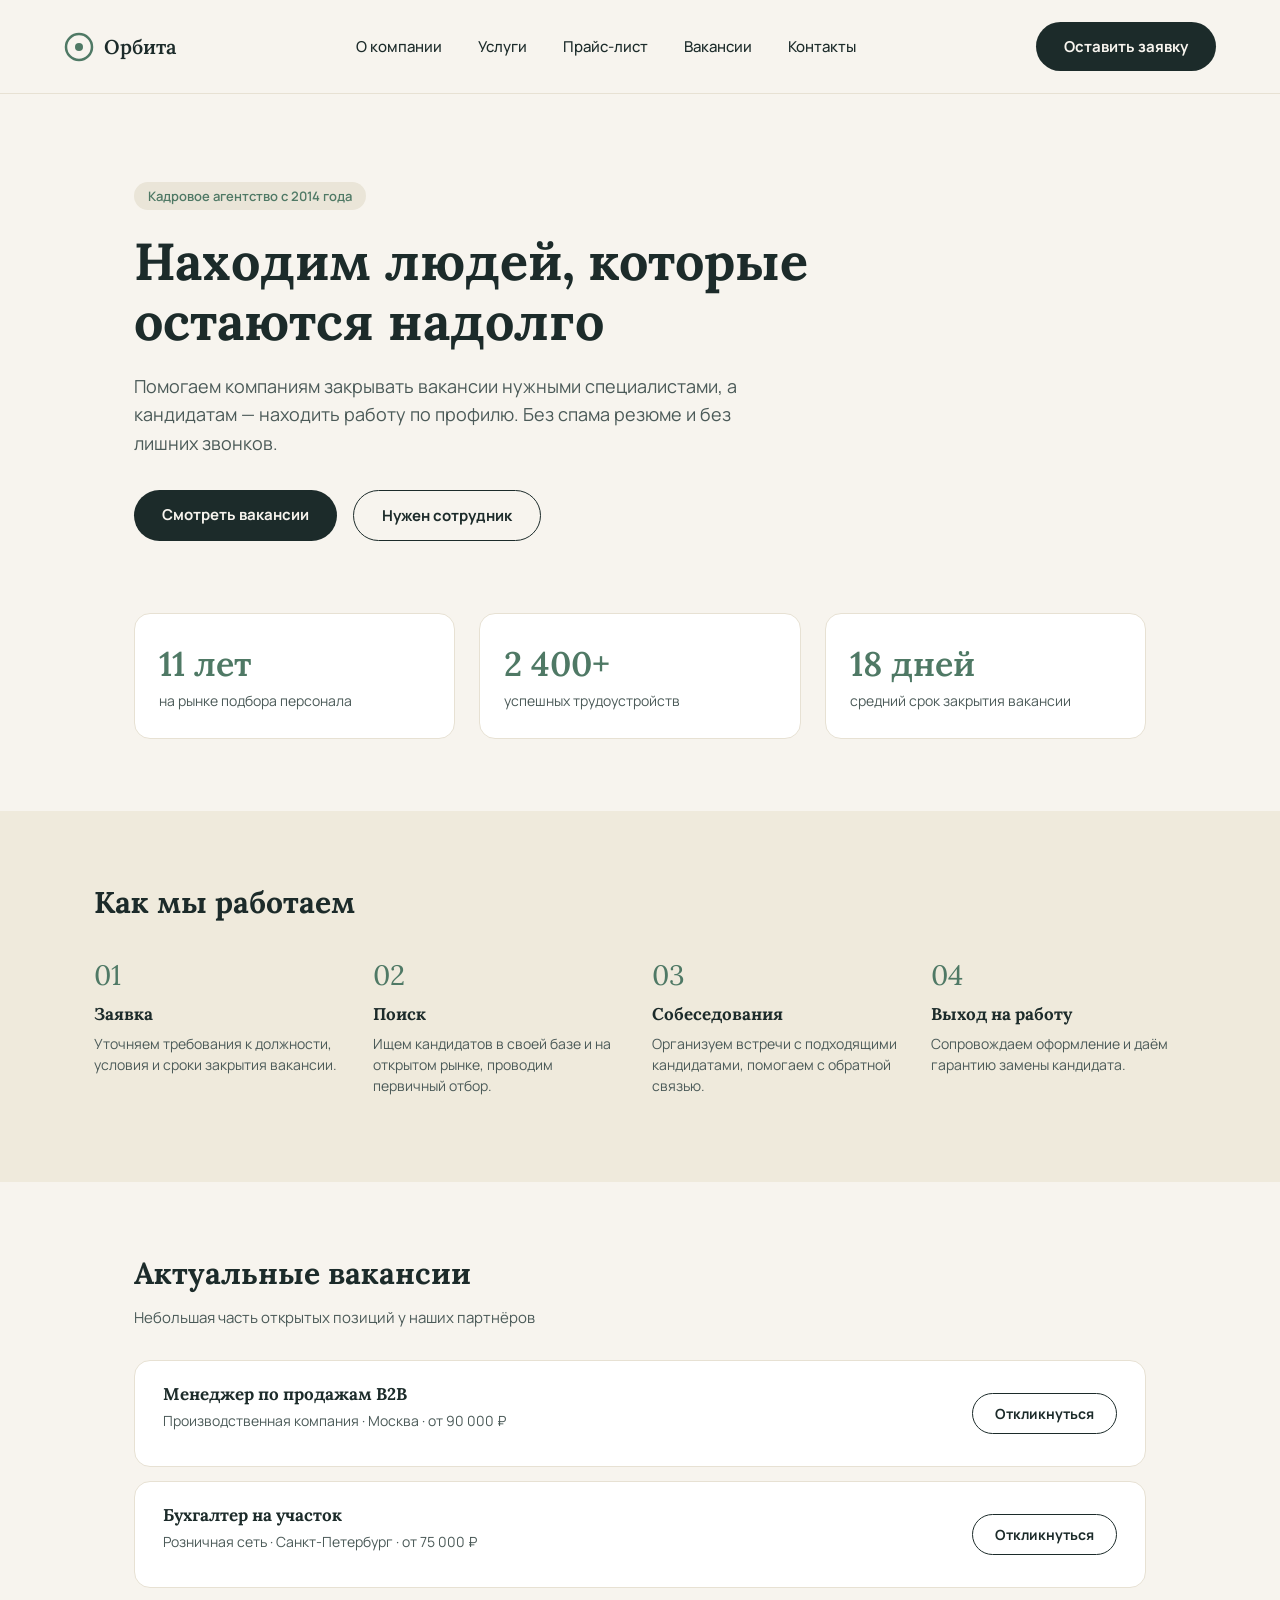
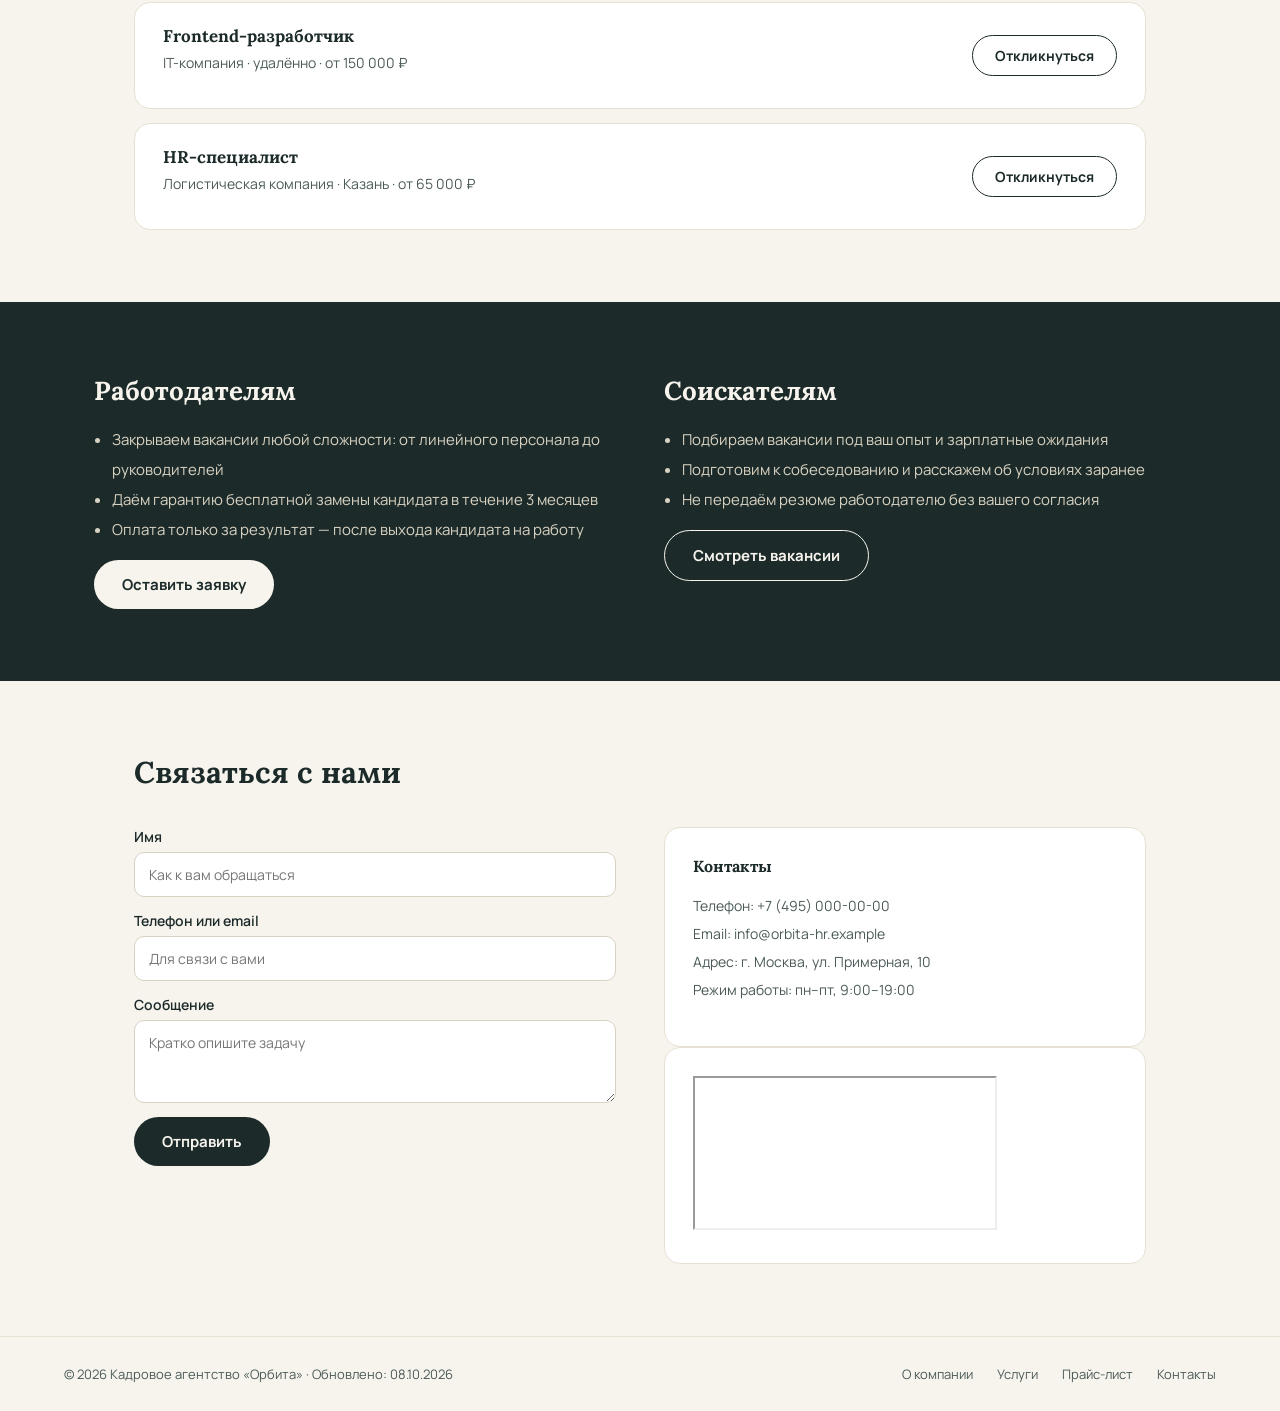
<file: index.html>
<!doctype html>
<html lang="ru">
<head>
<meta charset="utf-8">
<meta name="viewport" content="width=device-width, initial-scale=1">
<title>Кадровое агентство «Орбита»</title>
<link rel="stylesheet" href="css/style.css">
</head>
<body>

  <!-- HEADER -->
  <header>
    <div class="logo">
      <svg width="30" height="30" viewBox="0 0 30 30" fill="none">
        <circle cx="15" cy="15" r="13" stroke="#4F7965" stroke-width="2.5"/>
        <circle cx="15" cy="15" r="4" fill="#4F7965"/>
      </svg>
      <span>Орбита</span>
    </div>
    <nav class="main-nav">
      <a href="about.html">О компании</a>
      <a href="services.html">Услуги</a>
      <a href="price.html">Прайс-лист</a>
      <a href="#vacancies">Вакансии</a>
      <a href="#contacts">Контакты</a>
    </nav>
    <a href="#contacts" class="btn btn-primary">Оставить заявку</a>
  </header>

  <!-- HERO -->
  <section class="hero container">
    <span class="pill">Кадровое агентство с 2014 года</span>
    <h1>Находим людей, которые остаются надолго</h1>
    <p>Помогаем компаниям закрывать вакансии нужными специалистами, а кандидатам — находить работу по профилю. Без спама резюме и без лишних звонков.</p>
    <div class="hero-actions">
      <a href="#vacancies" class="btn btn-primary">Смотреть вакансии</a>
      <a href="#employers" class="btn btn-outline">Нужен сотрудник</a>
    </div>
  </section>

  <!-- STATS -->
  <section class="stats container">
    <div class="stat card">
      <div class="stat-number">11 лет</div>
      <div class="stat-label">на рынке подбора персонала</div>
    </div>
    <div class="stat card">
      <div class="stat-number">2 400+</div>
      <div class="stat-label">успешных трудоустройств</div>
    </div>
    <div class="stat card">
      <div class="stat-number">18 дней</div>
      <div class="stat-label">средний срок закрытия вакансии</div>
    </div>
  </section>

  <!-- PROCESS -->
  <section id="process" class="process">
    <div class="container">
      <h2>Как мы работаем</h2>
      <div class="process-steps">
        <div class="step">
          <div class="step-number">01</div>
          <h3>Заявка</h3>
          <p>Уточняем требования к должности, условия и сроки закрытия вакансии.</p>
        </div>
        <div class="step">
          <div class="step-number">02</div>
          <h3>Поиск</h3>
          <p>Ищем кандидатов в своей базе и на открытом рынке, проводим первичный отбор.</p>
        </div>
        <div class="step">
          <div class="step-number">03</div>
          <h3>Собеседования</h3>
          <p>Организуем встречи с подходящими кандидатами, помогаем с обратной связью.</p>
        </div>
        <div class="step">
          <div class="step-number">04</div>
          <h3>Выход на работу</h3>
          <p>Сопровождаем оформление и даём гарантию замены кандидата.</p>
        </div>
      </div>
    </div>
  </section>

  <!-- VACANCIES -->
  <section id="vacancies" class="vacancies container">
    <h2>Актуальные вакансии</h2>
    <p class="vacancies-subtitle">Небольшая часть открытых позиций у наших партнёров</p>
    <div class="vacancy-list">

      <div class="vacancy-card card">
        <div>
          <h3>Менеджер по продажам B2B</h3>
          <p>Производственная компания · Москва · от 90 000 ₽</p>
        </div>
        <a href="#contacts" class="btn btn-outline btn-sm">Откликнуться</a>
      </div>

      <div class="vacancy-card card">
        <div>
          <h3>Бухгалтер на участок</h3>
          <p>Розничная сеть · Санкт-Петербург · от 75 000 ₽</p>
        </div>
        <a href="#contacts" class="btn btn-outline btn-sm">Откликнуться</a>
      </div>

      <div class="vacancy-card card">
        <div>
          <h3>Frontend-разработчик</h3>
          <p>IT-компания · удалённо · от 150 000 ₽</p>
        </div>
        <a href="#contacts" class="btn btn-outline btn-sm">Откликнуться</a>
      </div>

      <div class="vacancy-card card">
        <div>
          <h3>HR-специалист</h3>
          <p>Логистическая компания · Казань · от 65 000 ₽</p>
        </div>
        <a href="#contacts" class="btn btn-outline btn-sm">Откликнуться</a>
      </div>

    </div>
  </section>

  <!-- EMPLOYERS / CANDIDATES -->
  <section id="employers" class="split">
    <div class="container split-inner">
      <div class="split-col">
        <h2>Работодателям</h2>
        <ul>
          <li>Закрываем вакансии любой сложности: от линейного персонала до руководителей</li>
          <li>Даём гарантию бесплатной замены кандидата в течение 3 месяцев</li>
          <li>Оплата только за результат — после выхода кандидата на работу</li>
        </ul>
        <a href="#contacts" class="btn btn-light">Оставить заявку</a>
      </div>
      <div class="split-col">
        <h2>Соискателям</h2>
        <ul>
          <li>Подбираем вакансии под ваш опыт и зарплатные ожидания</li>
          <li>Подготовим к собеседованию и расскажем об условиях заранее</li>
          <li>Не передаём резюме работодателю без вашего согласия</li>
        </ul>
        <a href="#vacancies" class="btn btn-outline-light">Смотреть вакансии</a>
      </div>
    </div>
  </section>

  <!-- CONTACTS -->
  <section id="contacts" class="contacts container">
    <h2>Связаться с нами</h2>
    <div class="contacts-inner">
      <form class="contact-form" onsubmit="return false;">
        <label for="name">
          Имя
          <input type="text" id="name" placeholder="Как к вам обращаться">
        </label>
        <label for="contact">
          Телефон или email
          <input type="text" id="contact" placeholder="Для связи с вами">
        </label>
        <label for="message">
          Сообщение
          <textarea id="message" rows="3" placeholder="Кратко опишите задачу"></textarea>
        </label>
        <button type="submit" class="btn btn-primary" style="width: fit-content;">Отправить</button>
      </form>
      <div class="contact-info">
        <div class="card">
          <h3>Контакты</h3>
          <p>
            Телефон: +7 (495) 000-00-00<br>
            Email: info@orbita-hr.example<br>
            Адрес: г. Москва, ул. Примерная, 10<br>
            Режим работы: пн–пт, 9:00–19:00
          </p>
        </div>
        <div class="card map-card">
          <iframe title="Карта проезда" loading="lazy"
            src="https://www.openstreetmap.org/export/embed.html?bbox=37.58%2C55.73%2C37.66%2C55.78&amp;layer=mapnik&amp;marker=55.7558%2C37.6173"></iframe>
        </div>
      </div>
    </div>
  </section>

  <!-- FOOTER -->
  <footer>
    <span>© 2026 Кадровое агентство «Орбита» · Обновлено: 08.10.2026</span>
    <nav>
      <a href="about.html">О компании</a>
      <a href="services.html">Услуги</a>
      <a href="price.html">Прайс-лист</a>
      <a href="#contacts">Контакты</a>
    </nav>
  </footer>

</body>
</html>
</file>
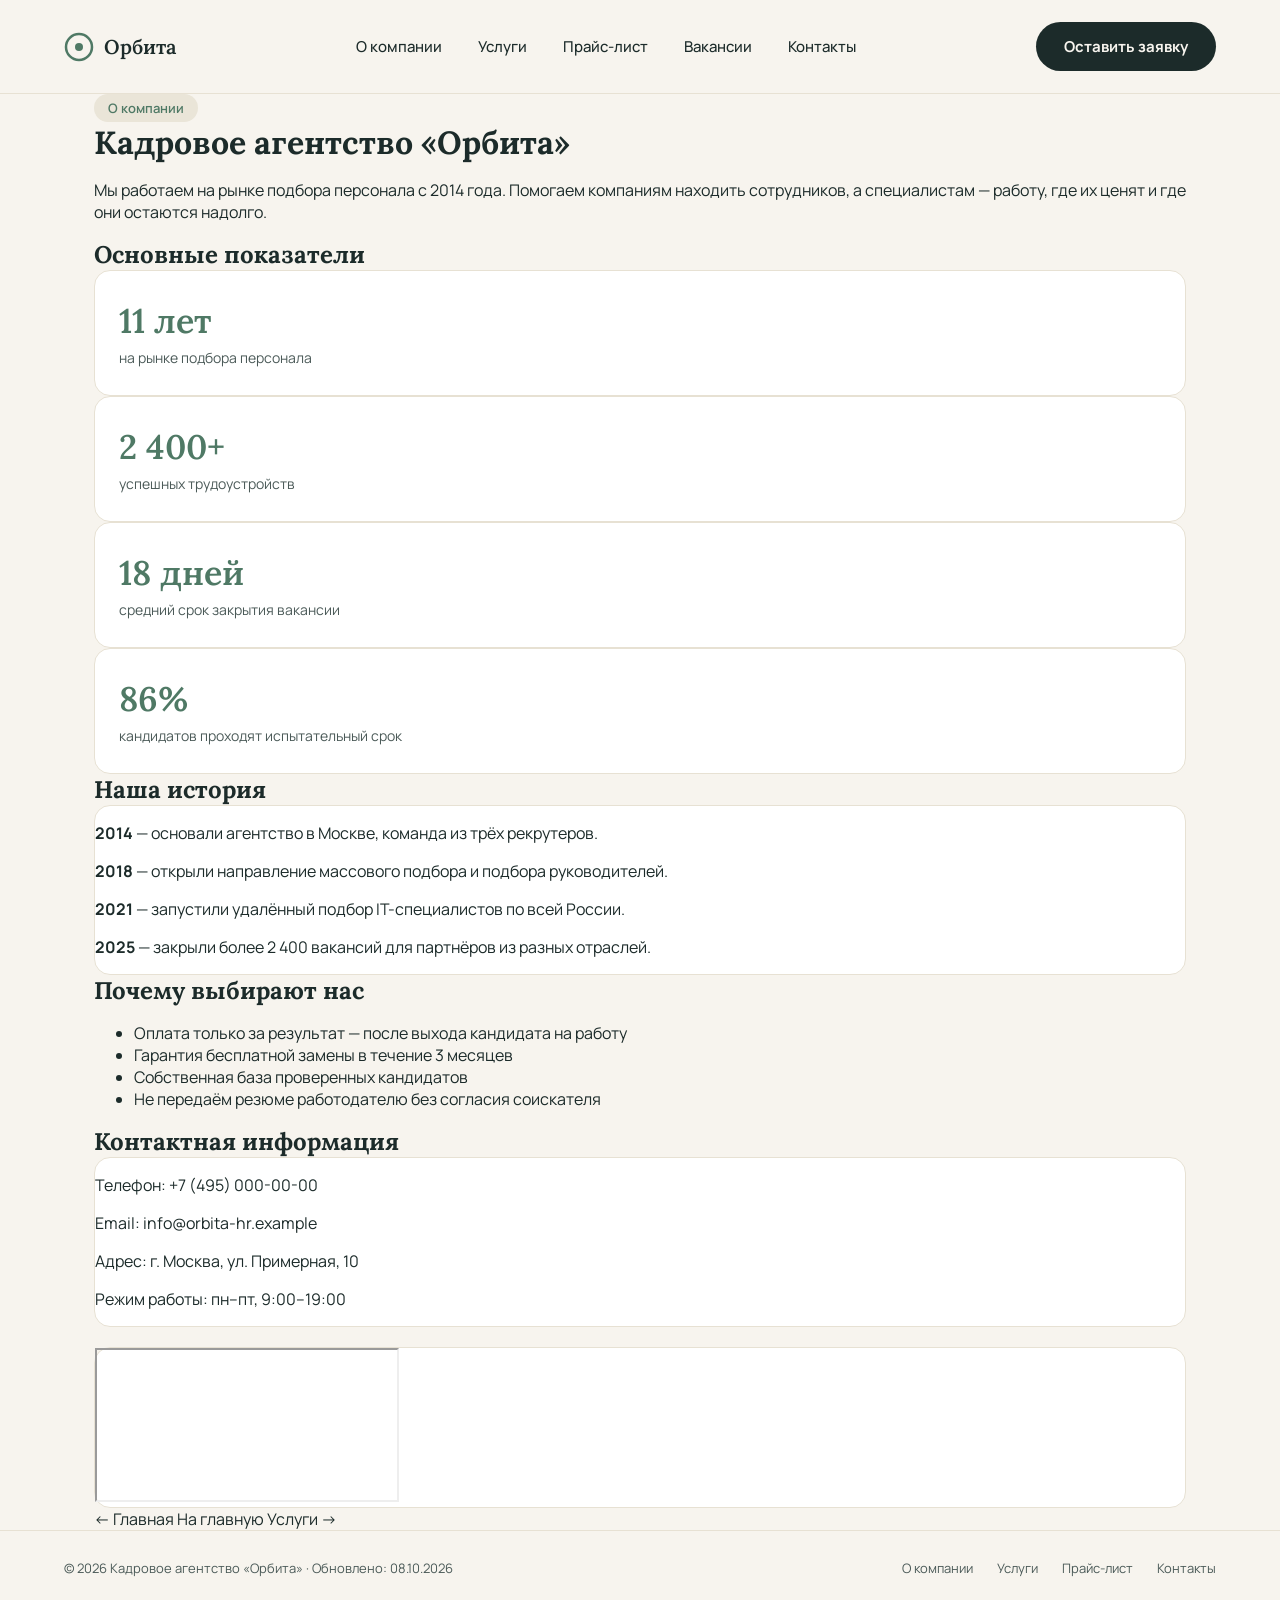
<file: about.html>
<!doctype html>
<html lang="ru">
<head>
<meta charset="utf-8">
<meta name="viewport" content="width=device-width, initial-scale=1">
<title>О компании — Кадровое агентство «Орбита»</title>
<link rel="stylesheet" href="css/style.css">
</head>
<body>
  <header>
    <a href="index.html" class="logo">
      <svg width="30" height="30" viewBox="0 0 30 30" fill="none">
        <circle cx="15" cy="15" r="13" stroke="#4F7965" stroke-width="2.5"/>
        <circle cx="15" cy="15" r="4" fill="#4F7965"/>
      </svg>
      <span>Орбита</span>
    </a>
    <nav class="main-nav">
      <a href="about.html">О компании</a>
      <a href="services.html">Услуги</a>
      <a href="price.html">Прайс-лист</a>
      <a href="index.html#vacancies">Вакансии</a>
      <a href="index.html#contacts">Контакты</a>
    </nav>
    <a href="index.html#contacts" class="btn btn-primary">Оставить заявку</a>
  </header>

  <main class="page container">
    <span class="pill">О компании</span>
    <h1 class="page-title">Кадровое агентство «Орбита»</h1>
    <p class="lead">Мы работаем на рынке подбора персонала с 2014 года. Помогаем компаниям находить сотрудников, а специалистам — работу, где их ценят и где они остаются надолго.</p>

    <h2 class="section-title">Основные показатели</h2>
    <div class="stats-row">
      <div class="stat card"><div class="stat-number">11 лет</div><div class="stat-label">на рынке подбора персонала</div></div>
      <div class="stat card"><div class="stat-number">2 400+</div><div class="stat-label">успешных трудоустройств</div></div>
      <div class="stat card"><div class="stat-number">18 дней</div><div class="stat-label">средний срок закрытия вакансии</div></div>
      <div class="stat card"><div class="stat-number">86%</div><div class="stat-label">кандидатов проходят испытательный срок</div></div>
    </div>

    <h2 class="section-title">Наша история</h2>
    <div class="card info-card">
      <p><strong>2014</strong> — основали агентство в Москве, команда из трёх рекрутеров.</p>
      <p><strong>2018</strong> — открыли направление массового подбора и подбора руководителей.</p>
      <p><strong>2021</strong> — запустили удалённый подбор IT-специалистов по всей России.</p>
      <p><strong>2025</strong> — закрыли более 2 400 вакансий для партнёров из разных отраслей.</p>
    </div>

    <h2 class="section-title">Почему выбирают нас</h2>
    <ul class="check-list">
      <li>Оплата только за результат — после выхода кандидата на работу</li>
      <li>Гарантия бесплатной замены в течение 3 месяцев</li>
      <li>Собственная база проверенных кандидатов</li>
      <li>Не передаём резюме работодателю без согласия соискателя</li>
    </ul>

    <h2 class="section-title">Контактная информация</h2>
    <div class="card info-card">
      <p>Телефон: +7 (495) 000-00-00</p>
      <p>Email: info@orbita-hr.example</p>
      <p>Адрес: г. Москва, ул. Примерная, 10</p>
      <p>Режим работы: пн–пт, 9:00–19:00</p>
    </div>
    <div class="card map-card" style="margin-top:20px">
      <iframe title="Карта проезда" loading="lazy" src="https://www.openstreetmap.org/export/embed.html?bbox=37.58%2C55.73%2C37.66%2C55.78&amp;layer=mapnik&amp;marker=55.7558%2C37.6173"></iframe>
    </div>
  </main>

  <div class="pager container">
    <a href="index.html">← Главная</a>
    <a href="index.html">На главную</a>
    <a href="services.html">Услуги →</a>
  </div>
  <footer>
    <span>© 2026 Кадровое агентство «Орбита» · Обновлено: 08.10.2026</span>
    <nav>
      <a href="about.html">О компании</a>
      <a href="services.html">Услуги</a>
      <a href="price.html">Прайс-лист</a>
      <a href="index.html#contacts">Контакты</a>
    </nav>
  </footer>
</body>
</html>
</file>
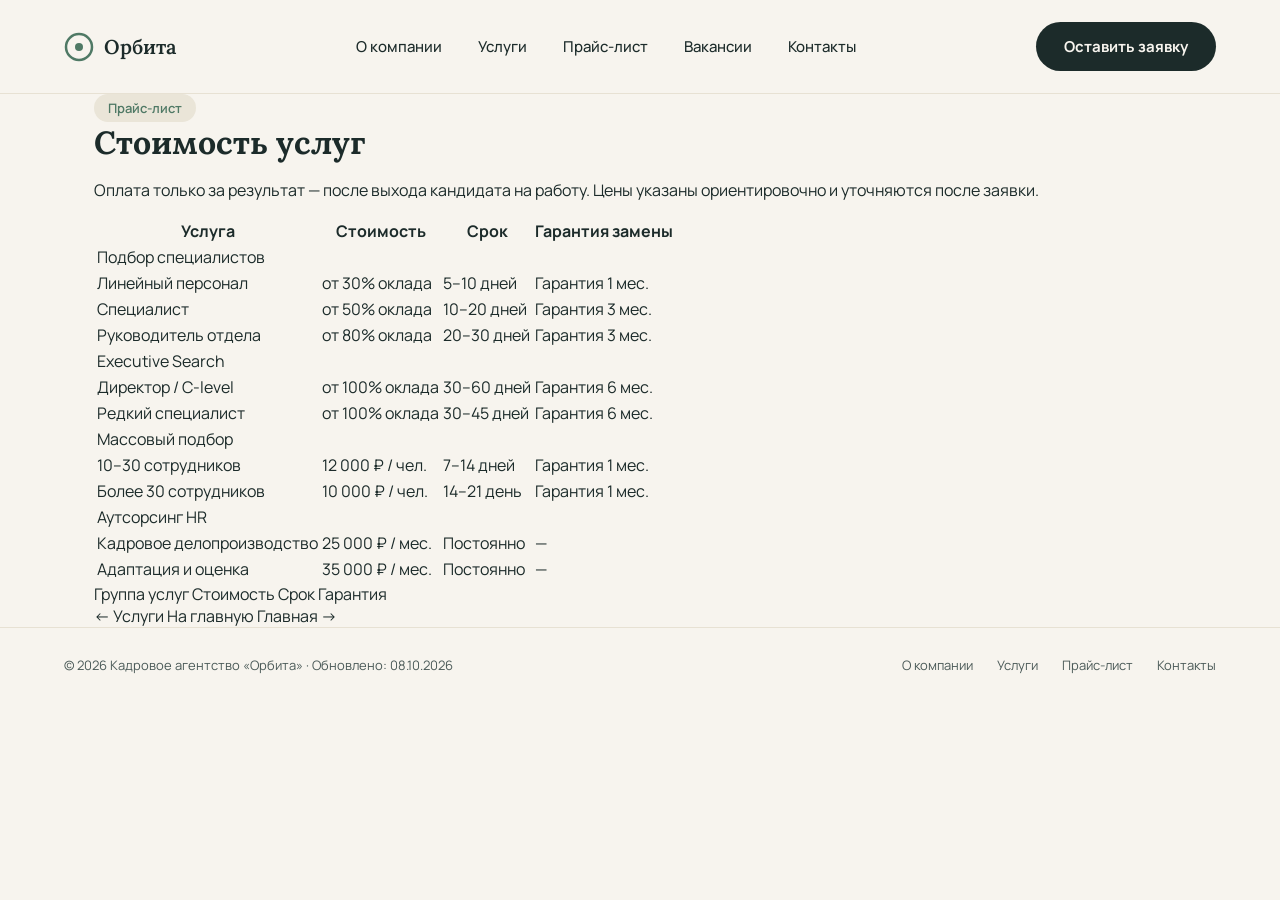
<file: price.html>
<!doctype html>
<html lang="ru">
<head>
<meta charset="utf-8">
<meta name="viewport" content="width=device-width, initial-scale=1">
<title>Прайс-лист — Кадровое агентство «Орбита»</title>
<link rel="stylesheet" href="css/style.css">
</head>
<body>
  <header>
    <a href="index.html" class="logo">
      <svg width="30" height="30" viewBox="0 0 30 30" fill="none">
        <circle cx="15" cy="15" r="13" stroke="#4F7965" stroke-width="2.5"/>
        <circle cx="15" cy="15" r="4" fill="#4F7965"/>
      </svg>
      <span>Орбита</span>
    </a>
    <nav class="main-nav">
      <a href="about.html">О компании</a>
      <a href="services.html">Услуги</a>
      <a href="price.html">Прайс-лист</a>
      <a href="index.html#vacancies">Вакансии</a>
      <a href="index.html#contacts">Контакты</a>
    </nav>
    <a href="index.html#contacts" class="btn btn-primary">Оставить заявку</a>
  </header>

  <main class="page container">
    <span class="pill">Прайс-лист</span>
    <h1 class="page-title">Стоимость услуг</h1>
    <p class="lead">Оплата только за результат — после выхода кандидата на работу. Цены указаны ориентировочно и уточняются после заявки.</p>
    <div class="table-wrap">
    <table class="price-table">
      <thead><tr><th>Услуга</th><th>Стоимость</th><th>Срок</th><th>Гарантия замены</th></tr></thead>
      <tbody>
<tr class="grp"><td colspan="4">Подбор специалистов</td></tr>
<tr><td>Линейный персонал</td><td class="c-price">от 30% оклада</td><td class="c-time">5–10 дней</td><td class="c-guar">Гарантия 1 мес.</td></tr>
<tr><td>Специалист</td><td class="c-price">от 50% оклада</td><td class="c-time">10–20 дней</td><td class="c-guar">Гарантия 3 мес.</td></tr>
<tr><td>Руководитель отдела</td><td class="c-price">от 80% оклада</td><td class="c-time">20–30 дней</td><td class="c-guar">Гарантия 3 мес.</td></tr>
<tr class="grp"><td colspan="4">Executive Search</td></tr>
<tr><td>Директор / C-level</td><td class="c-price">от 100% оклада</td><td class="c-time">30–60 дней</td><td class="c-guar">Гарантия 6 мес.</td></tr>
<tr><td>Редкий специалист</td><td class="c-price">от 100% оклада</td><td class="c-time">30–45 дней</td><td class="c-guar">Гарантия 6 мес.</td></tr>
<tr class="grp"><td colspan="4">Массовый подбор</td></tr>
<tr><td>10–30 сотрудников</td><td class="c-price">12 000 ₽ / чел.</td><td class="c-time">7–14 дней</td><td class="c-guar">Гарантия 1 мес.</td></tr>
<tr><td>Более 30 сотрудников</td><td class="c-price">10 000 ₽ / чел.</td><td class="c-time">14–21 день</td><td class="c-guar">Гарантия 1 мес.</td></tr>
<tr class="grp"><td colspan="4">Аутсорсинг HR</td></tr>
<tr><td>Кадровое делопроизводство</td><td class="c-price">25 000 ₽ / мес.</td><td class="c-time">Постоянно</td><td class="c-guar">—</td></tr>
<tr><td>Адаптация и оценка</td><td class="c-price">35 000 ₽ / мес.</td><td class="c-time">Постоянно</td><td class="c-guar">—</td></tr>
      </tbody>
    </table>
    </div>
    <div class="legend">
      <span><i class="dot grp-dot"></i> Группа услуг</span>
      <span><i class="dot price-dot"></i> Стоимость</span>
      <span><i class="dot time-dot"></i> Срок</span>
      <span><i class="dot guar-dot"></i> Гарантия</span>
    </div>
  </main>

  <div class="pager container">
    <a href="services.html">← Услуги</a>
    <a href="index.html">На главную</a>
    <a href="index.html">Главная →</a>
  </div>
  <footer>
    <span>© 2026 Кадровое агентство «Орбита» · Обновлено: 08.10.2026</span>
    <nav>
      <a href="about.html">О компании</a>
      <a href="services.html">Услуги</a>
      <a href="price.html">Прайс-лист</a>
      <a href="index.html#contacts">Контакты</a>
    </nav>
  </footer>
</body>
</html>
</file>
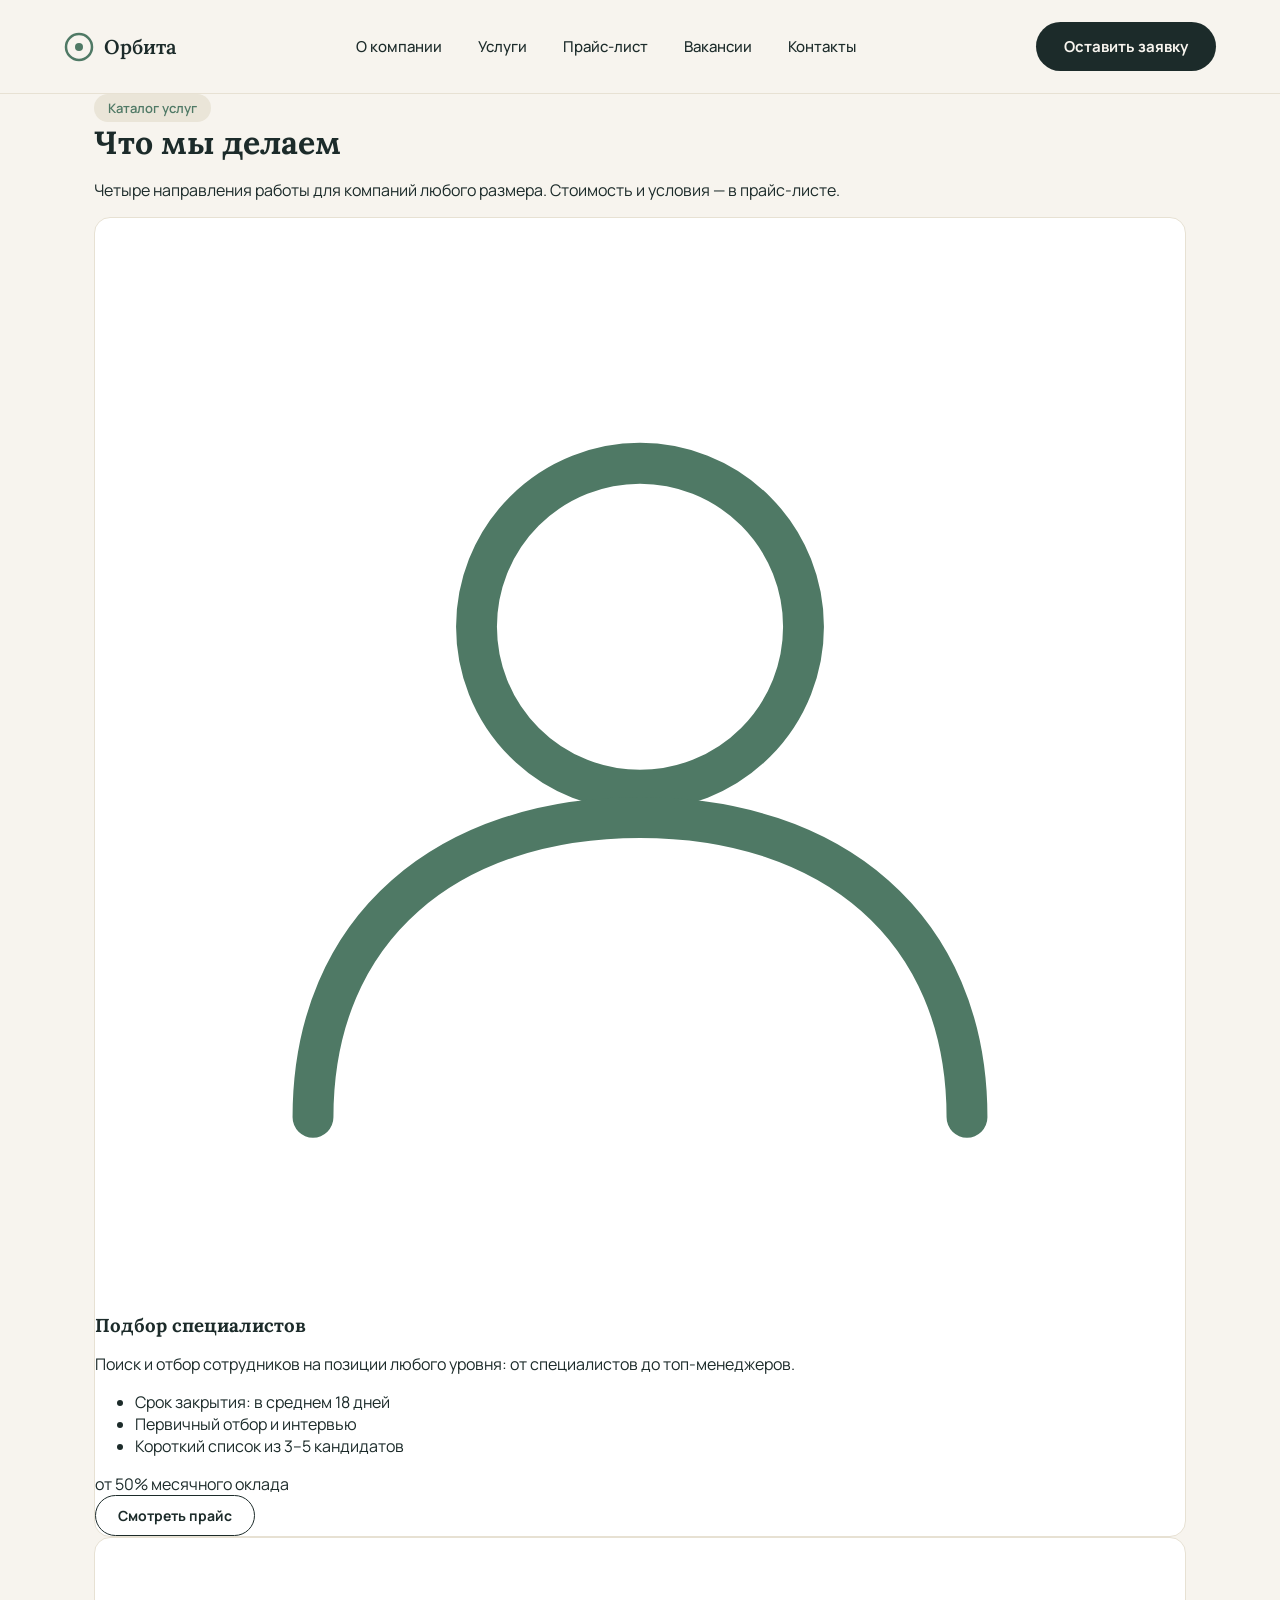
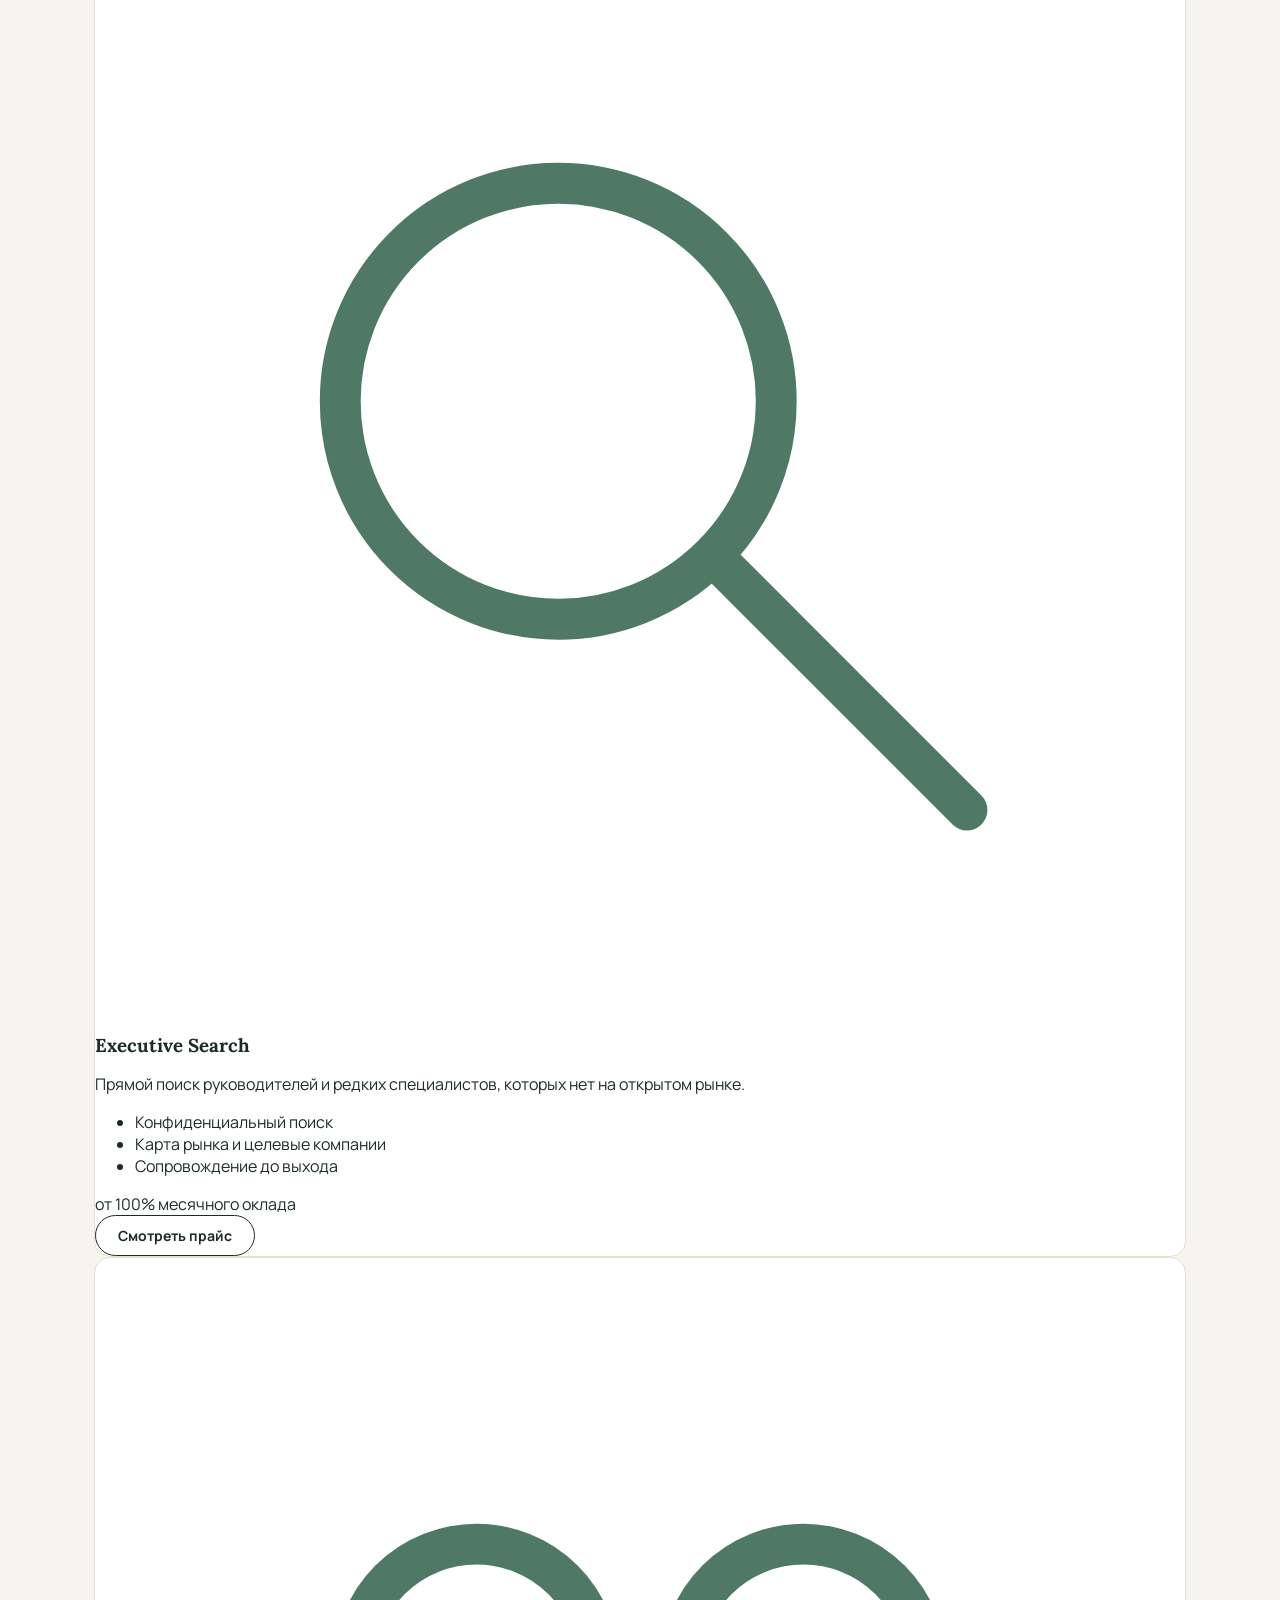
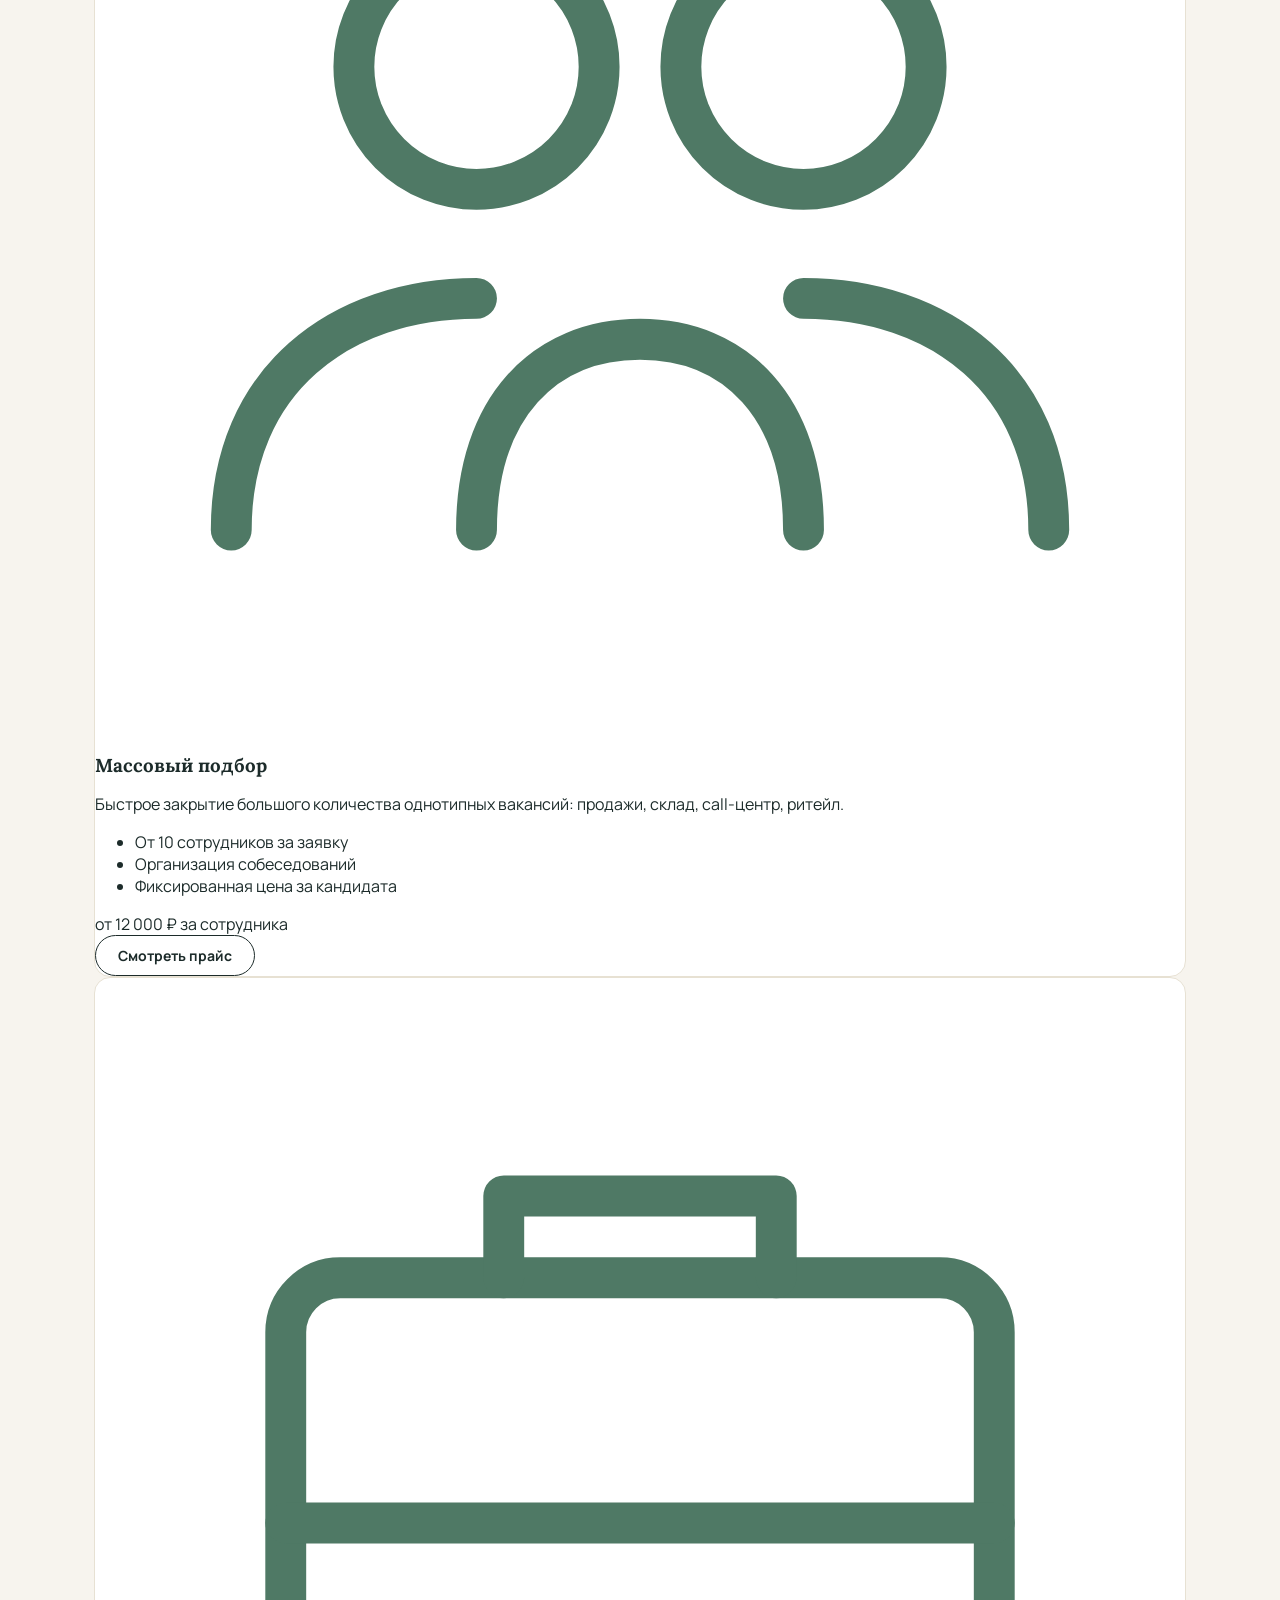
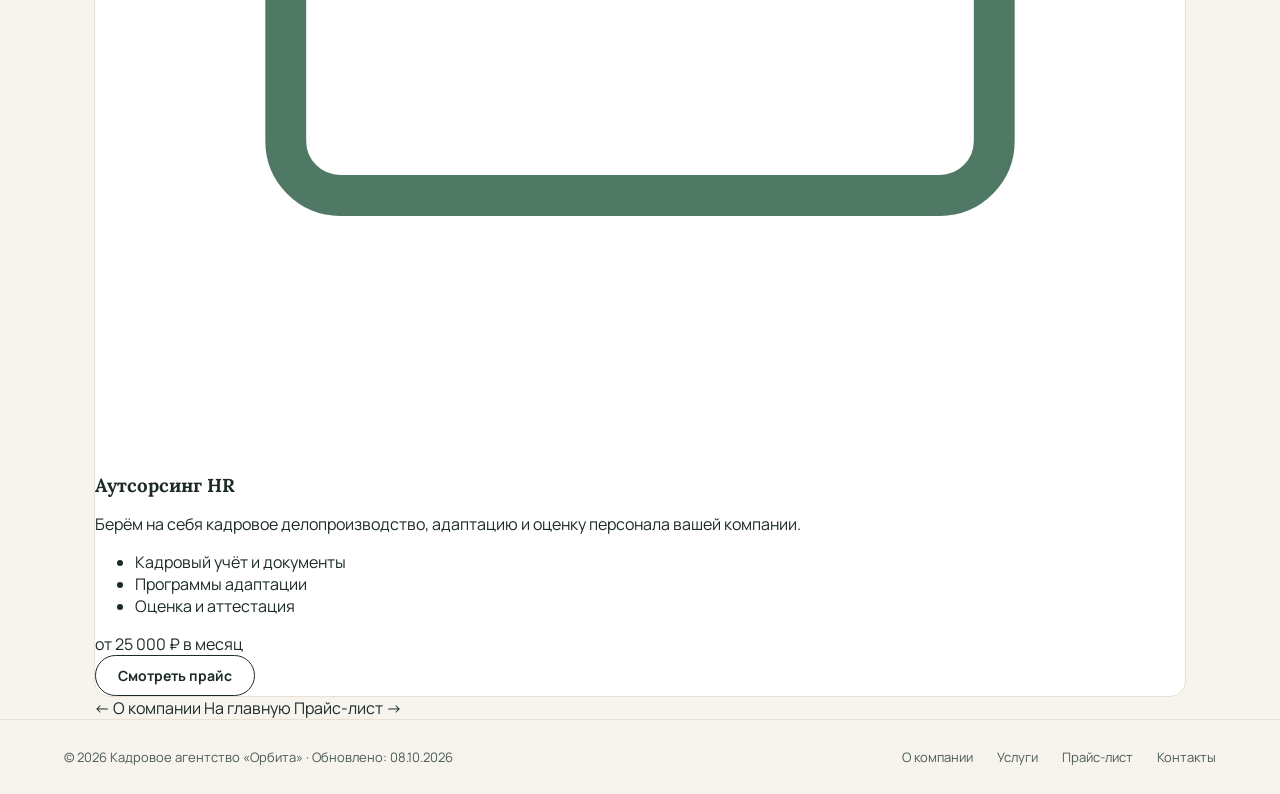
<file: services.html>
<!doctype html>
<html lang="ru">
<head>
<meta charset="utf-8">
<meta name="viewport" content="width=device-width, initial-scale=1">
<title>Услуги — Кадровое агентство «Орбита»</title>
<link rel="stylesheet" href="css/style.css">
</head>
<body>
  <header>
    <a href="index.html" class="logo">
      <svg width="30" height="30" viewBox="0 0 30 30" fill="none">
        <circle cx="15" cy="15" r="13" stroke="#4F7965" stroke-width="2.5"/>
        <circle cx="15" cy="15" r="4" fill="#4F7965"/>
      </svg>
      <span>Орбита</span>
    </a>
    <nav class="main-nav">
      <a href="about.html">О компании</a>
      <a href="services.html">Услуги</a>
      <a href="price.html">Прайс-лист</a>
      <a href="index.html#vacancies">Вакансии</a>
      <a href="index.html#contacts">Контакты</a>
    </nav>
    <a href="index.html#contacts" class="btn btn-primary">Оставить заявку</a>
  </header>

  <main class="page container">
    <span class="pill">Каталог услуг</span>
    <h1 class="page-title">Что мы делаем</h1>
    <p class="lead">Четыре направления работы для компаний любого размера. Стоимость и условия — в прайс-листе.</p>
    <div class="svc-grid">
      <article class="card svc-card">
        <svg class="svc-img" viewBox="0 0 80 80" fill="none" stroke="#4F7965" stroke-width="3" stroke-linecap="round" stroke-linejoin="round"><circle cx="40" cy="30" r="12"/><path d="M16 66c0-14 10-22 24-22s24 8 24 22"/></svg>
        <h3>Подбор специалистов</h3>
        <p>Поиск и отбор сотрудников на позиции любого уровня: от специалистов до топ-менеджеров.</p>
        <ul><li>Срок закрытия: в среднем 18 дней</li><li>Первичный отбор и интервью</li><li>Короткий список из 3–5 кандидатов</li></ul>
        <div class="svc-price">от 50% месячного оклада</div>
        <a href="price.html" class="btn btn-outline btn-sm">Смотреть прайс</a>
      </article>
      <article class="card svc-card">
        <svg class="svc-img" viewBox="0 0 80 80" fill="none" stroke="#4F7965" stroke-width="3" stroke-linecap="round" stroke-linejoin="round"><circle cx="34" cy="34" r="16"/><path d="M46 46l18 18"/></svg>
        <h3>Executive Search</h3>
        <p>Прямой поиск руководителей и редких специалистов, которых нет на открытом рынке.</p>
        <ul><li>Конфиденциальный поиск</li><li>Карта рынка и целевые компании</li><li>Сопровождение до выхода</li></ul>
        <div class="svc-price">от 100% месячного оклада</div>
        <a href="price.html" class="btn btn-outline btn-sm">Смотреть прайс</a>
      </article>
      <article class="card svc-card">
        <svg class="svc-img" viewBox="0 0 80 80" fill="none" stroke="#4F7965" stroke-width="3" stroke-linecap="round" stroke-linejoin="round"><circle cx="28" cy="30" r="9"/><circle cx="52" cy="30" r="9"/><path d="M10 64c0-11 8-17 18-17M70 64c0-11-8-17-18-17M28 64c0-9 5-14 12-14s12 5 12 14"/></svg>
        <h3>Массовый подбор</h3>
        <p>Быстрое закрытие большого количества однотипных вакансий: продажи, склад, call-центр, ритейл.</p>
        <ul><li>От 10 сотрудников за заявку</li><li>Организация собеседований</li><li>Фиксированная цена за кандидата</li></ul>
        <div class="svc-price">от 12 000 ₽ за сотрудника</div>
        <a href="price.html" class="btn btn-outline btn-sm">Смотреть прайс</a>
      </article>
      <article class="card svc-card">
        <svg class="svc-img" viewBox="0 0 80 80" fill="none" stroke="#4F7965" stroke-width="3" stroke-linecap="round" stroke-linejoin="round"><rect x="14" y="22" width="52" height="38" rx="4"/><path d="M30 22v-6h20v6M14 40h52"/></svg>
        <h3>Аутсорсинг HR</h3>
        <p>Берём на себя кадровое делопроизводство, адаптацию и оценку персонала вашей компании.</p>
        <ul><li>Кадровый учёт и документы</li><li>Программы адаптации</li><li>Оценка и аттестация</li></ul>
        <div class="svc-price">от 25 000 ₽ в месяц</div>
        <a href="price.html" class="btn btn-outline btn-sm">Смотреть прайс</a>
      </article>
    </div>
  </main>

  <div class="pager container">
    <a href="about.html">← О компании</a>
    <a href="index.html">На главную</a>
    <a href="price.html">Прайс-лист →</a>
  </div>
  <footer>
    <span>© 2026 Кадровое агентство «Орбита» · Обновлено: 08.10.2026</span>
    <nav>
      <a href="about.html">О компании</a>
      <a href="services.html">Услуги</a>
      <a href="price.html">Прайс-лист</a>
      <a href="index.html#contacts">Контакты</a>
    </nav>
  </footer>
</body>
</html>
</file>
<file: css/style.css>
@import url('https://fonts.googleapis.com/css2?family=Lora:wght@500;600&family=Manrope:wght@400;500;700;800&display=swap');

* { box-sizing: border-box; }

body {
  margin: 0;
  background: #F7F4EE;
  font-family: 'Manrope', sans-serif;
  color: #1C2B2A;
}

h1, h2, h3 {
  font-family: 'Lora', serif;
  margin: 0;
}

a {
  color: #1C2B2A;
  text-decoration: none;
}

a:hover {
  color: #4F7965;
}

.container {
  max-width: 1140px;
  margin: 0 auto;
  padding-left: 24px;
  padding-right: 24px;
}

/* Buttons */

.btn {
  display: inline-block;
  padding: 14px 28px;
  border-radius: 999px;
  font-weight: 700;
  font-size: 15px;
  border: none;
  cursor: pointer;
  font-family: inherit;
}

.btn-primary {
  background: #1C2B2A;
  color: #F7F4EE;
}

.btn-primary:hover {
  background: #4F7965;
  color: #F7F4EE;
}

.btn-outline {
  border: 1.5px solid #1C2B2A;
  color: #1C2B2A;
  background: transparent;
}

.btn-outline:hover {
  background: #1C2B2A;
  color: #F7F4EE;
}

.btn-light {
  background: #F7F4EE;
  color: #1C2B2A;
}

.btn-outline-light {
  border: 1.5px solid #F7F4EE;
  color: #F7F4EE;
  background: transparent;
}

.btn-sm {
  padding: 10px 22px;
  font-size: 14px;
}

.pill {
  display: inline-block;
  padding: 5px 14px;
  border-radius: 999px;
  background: #EAE5D8;
  font-size: 13px;
  font-weight: 600;
  color: #4F7965;
}

.card {
  background: #FFFFFF;
  border: 1px solid #E7E1D3;
  border-radius: 16px;
}

/* Header */

header {
  display: flex;
  align-items: center;
  justify-content: space-between;
  padding: 22px 64px;
  border-bottom: 1px solid #E7E1D3;
  flex-wrap: wrap;
  gap: 16px;
}

.logo {
  display: flex;
  align-items: center;
  gap: 10px;
}

.logo span {
  font-family: 'Lora', serif;
  font-size: 20px;
  font-weight: 600;
}

nav.main-nav {
  display: flex;
  gap: 36px;
  font-size: 15px;
  font-weight: 500;
  flex-wrap: wrap;
}

/* Hero */

.hero {
  padding: 88px 64px 72px;
}

.hero h1 {
  font-size: 52px;
  line-height: 1.15;
  margin-top: 22px;
  max-width: 760px;
}

.hero p {
  font-size: 18px;
  line-height: 1.6;
  color: #4B5A58;
  max-width: 620px;
  margin-top: 20px;
}

.hero-actions {
  display: flex;
  gap: 16px;
  margin-top: 32px;
  flex-wrap: wrap;
}

/* Stats */

.stats {
  padding: 0 64px 72px;
  display: flex;
  gap: 24px;
  flex-wrap: wrap;
}

.stat {
  flex: 1;
  min-width: 200px;
  padding: 28px 24px;
}

.stat-number {
  font-family: 'Lora', serif;
  font-size: 34px;
  font-weight: 600;
  color: #4F7965;
}

.stat-label {
  font-size: 14px;
  color: #4B5A58;
  margin-top: 6px;
}

/* Process */

.process {
  padding: 72px 64px;
  background: #EFEADC;
}

.process h2 {
  font-size: 30px;
  margin-bottom: 36px;
}

.process-steps {
  display: flex;
  gap: 24px;
  flex-wrap: wrap;
}

.step {
  flex: 1;
  min-width: 220px;
}

.step-number {
  font-family: 'Lora', serif;
  font-size: 28px;
  color: #4F7965;
}

.step h3 {
  font-size: 17px;
  margin-top: 10px;
}

.step p {
  font-size: 14px;
  color: #4B5A58;
  margin-top: 8px;
  line-height: 1.5;
}

/* Vacancies */

.vacancies {
  padding: 72px 64px;
}

.vacancies h2 {
  font-size: 30px;
  margin-bottom: 8px;
}

.vacancies-subtitle {
  font-size: 15px;
  color: #4B5A58;
  margin-bottom: 32px;
}

.vacancy-list {
  display: flex;
  flex-direction: column;
  gap: 14px;
}

.vacancy-card {
  padding: 22px 28px;
  display: flex;
  align-items: center;
  justify-content: space-between;
  flex-wrap: wrap;
  gap: 12px;
}

.vacancy-card h3 {
  font-size: 17px;
}

.vacancy-card p {
  font-size: 14px;
  color: #4B5A58;
  margin-top: 6px;
}

/* Employers / candidates */

.split {
  padding: 72px 64px;
  background: #1C2B2A;
  color: #F7F4EE;
}

.split-inner {
  display: flex;
  gap: 48px;
  flex-wrap: wrap;
}

.split-col {
  flex: 1;
  min-width: 280px;
}

.split-col h2 {
  font-size: 26px;
  color: #F7F4EE;
}

.split-col ul {
  padding-left: 18px;
  margin-top: 18px;
  line-height: 2;
  font-size: 15px;
  color: #D8D2C2;
}

/* Contacts */

.contacts {
  padding: 72px 64px;
}

.contacts h2 {
  font-size: 30px;
  margin-bottom: 36px;
}

.contacts-inner {
  display: flex;
  gap: 48px;
  flex-wrap: wrap;
}

.contact-form {
  flex: 1;
  min-width: 280px;
  display: flex;
  flex-direction: column;
  gap: 14px;
}

.contact-form label {
  font-size: 14px;
  font-weight: 600;
}

.contact-form input,
.contact-form textarea {
  display: block;
  width: 100%;
  margin-top: 6px;
  padding: 12px 14px;
  border: 1px solid #D8D2C2;
  border-radius: 10px;
  font-size: 14px;
  font-family: inherit;
}

.contact-form textarea {
  resize: vertical;
}

.contact-info {
  flex: 1;
  min-width: 280px;
}

.contact-info .card {
  padding: 28px;
}

.contact-info h3 {
  font-size: 16px;
  margin-bottom: 16px;
}

.contact-info p {
  font-size: 14px;
  color: #4B5A58;
  line-height: 2;
}

/* Footer */

footer {
  padding: 28px 64px;
  border-top: 1px solid #E7E1D3;
  display: flex;
  align-items: center;
  justify-content: space-between;
  font-size: 13px;
  color: #4B5A58;
  flex-wrap: wrap;
  gap: 12px;
}

footer nav {
  display: flex;
  gap: 24px;
}

footer nav a {
  color: #4B5A58;
}

/* Responsive */

@media (max-width: 768px) {
  header, .hero, .stats, .process, .vacancies, .split, .contacts, footer {
    padding-left: 24px;
    padding-right: 24px;
  }
  .hero h1 {
    font-size: 36px;
  }
}
</file>
